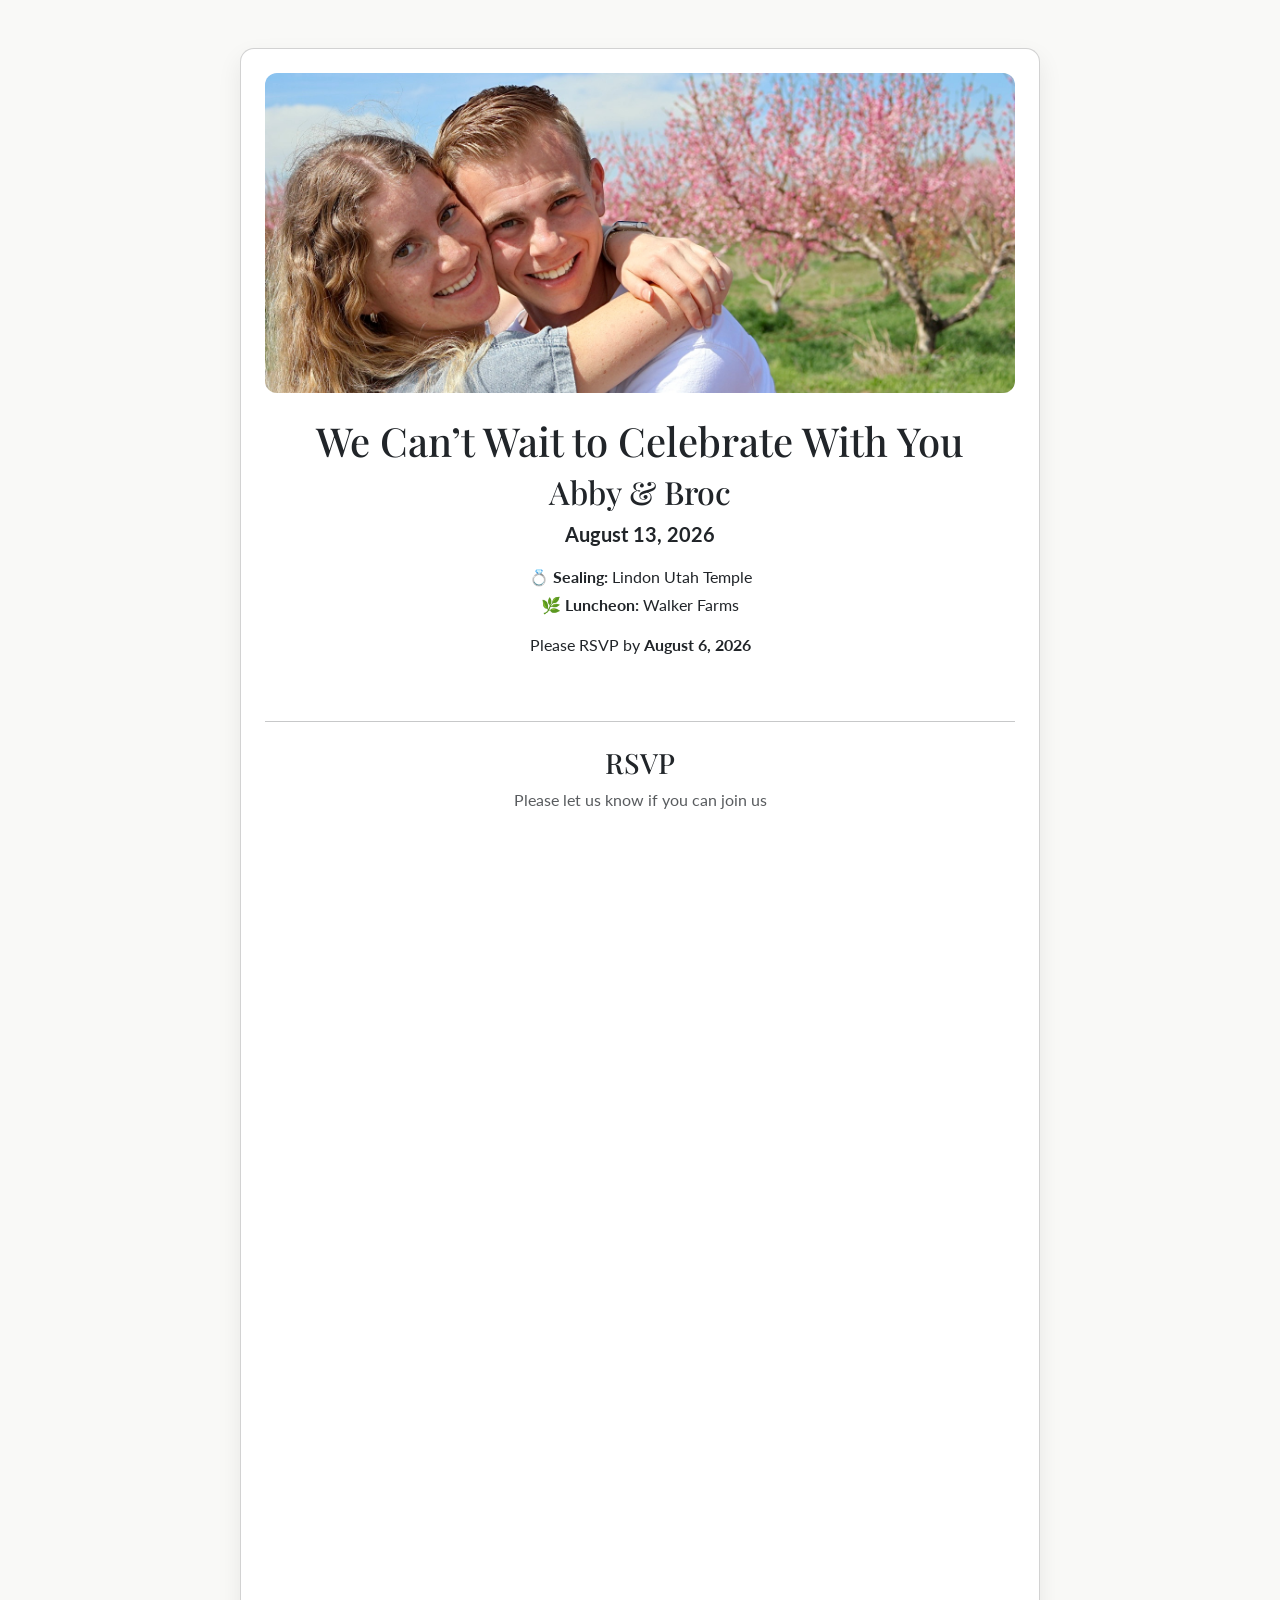
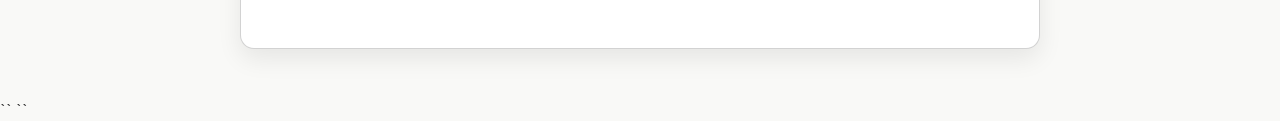
<file: index.html>
<!DOCTYPE html>
<html lang="en">
<head>
  <meta charset="UTF-8" />
  <meta name="viewport" content="width=device-width, initial-scale=1.0" />
  <title>Wedding RSVP | Abby & Broc</title>

  <!-- Bootstrap -->
  <link href="https://cdn.jsdelivr.net/npm/bootstrap@5.3.3/dist/css/bootstrap.min.css" rel="stylesheet">

  <!-- Google Fonts -->
  <link href="https://fonts.googleapis.com/css2?family=Playfair+Display:wght@400;600&family=Lato:wght@300;400&display=swap" rel="stylesheet">

  <style>
    body {
      background-color: #f9f9f7;
      font-family: 'Lato', sans-serif;
      color: #333;
    }

    h1, h2, h3 {
      font-family: 'Playfair Display', serif;
    }

    .card {
      border-radius: 14px;
      box-shadow: 0 10px 24px rgba(0, 0, 0, 0.08);
    }

    .hero-image img {
      width: 100%;
      border-radius: 12px;
      object-fit: cover;
      max-height: 320px;
    }

    iframe {
      width: 100%;
      min-height: 750px; /* makes the form BIG and easy */
      border: none;
    }
  </style>
</head>

<body>

  <div class="container my-5">

    <div class="card mx-auto p-4" style="max-width: 800px;">

      <!-- Hero Image -->
      <div class="hero-image mb-4 text-center">
        <img src="abby-and-broc.JPG" alt="Abby and Broc">
      </div>

      <!-- Wedding Info -->
      <div class="text-center mb-4">
        <h1>We Can’t Wait to Celebrate With You</h1>
        <h2>Abby & Broc</h2>
        <p class="fs-5"><strong>August 13, 2026</strong></p>

        <p class="mb-1">💍 <strong>Sealing:</strong> Lindon Utah Temple</p>
        <p class="mb-3">🌿 <strong>Luncheon:</strong> Walker Farms</p>

        <p>Please RSVP by <strong>August 6, 2026</strong></p>
      </div>

      <!-- Divider -->
      <hr class="my-4">

      <!-- RSVP Section -->
      <div class="text-center mb-3">
        <h3>RSVP</h3>
        <p class="text-muted">Please let us know if you can join us</p>
      </div>

      <!-- Embedded Google Form -->
      <div class="mb-4">
        <iframe src="https://docs.google.com/forms/d/e/1FAIpQLSdzjjYkzFw_OtGI82jhbNHPojiivTkyypFIH_ydGxhKIF4Gbw/viewform?usp=dialog">
          Loading…
        </iframe>
      </div>



    </div>

  </div>

</body>
</html>
``

  <!-- JS -->
  <script>
    const form = document.getElementById("rsvpForm");

    form.addEventListener("submit", function (e) {
      e.preventDefault();

      const sealing = Number(form.sealing_count.value);
      const luncheon = Number(form.luncheon_count.value);

      const payload = {
        guest_name: form.guest_name.value,
        sealing_count: sealing,
        luncheon_count: luncheon,
        notes: form.notes.value
      };

      fetch("https://script.google.com/macros/s/AKfycbyRuXDrqu5NtsyEwcP_Y7uG2rnDnrJ42diF2mpcOeErWrf9UCbKE_HARaUY4Hv2fjy_/exec", {
        method: "POST",
        headers: { "Content-Type": "application/json" },
        body: JSON.stringify(payload)
      })
      .then(() => {
        if (sealing === 0 && luncheon === 0) {
          window.location.href = "thankyou.html?status=decline";
        } else {
          window.location.href = "thankyou.html?status=accept";
        }
      })
      .catch(() => {
        alert("Something went wrong. Please try again.");
      });
    });
  </script>
</body>
</html>
``
</file>
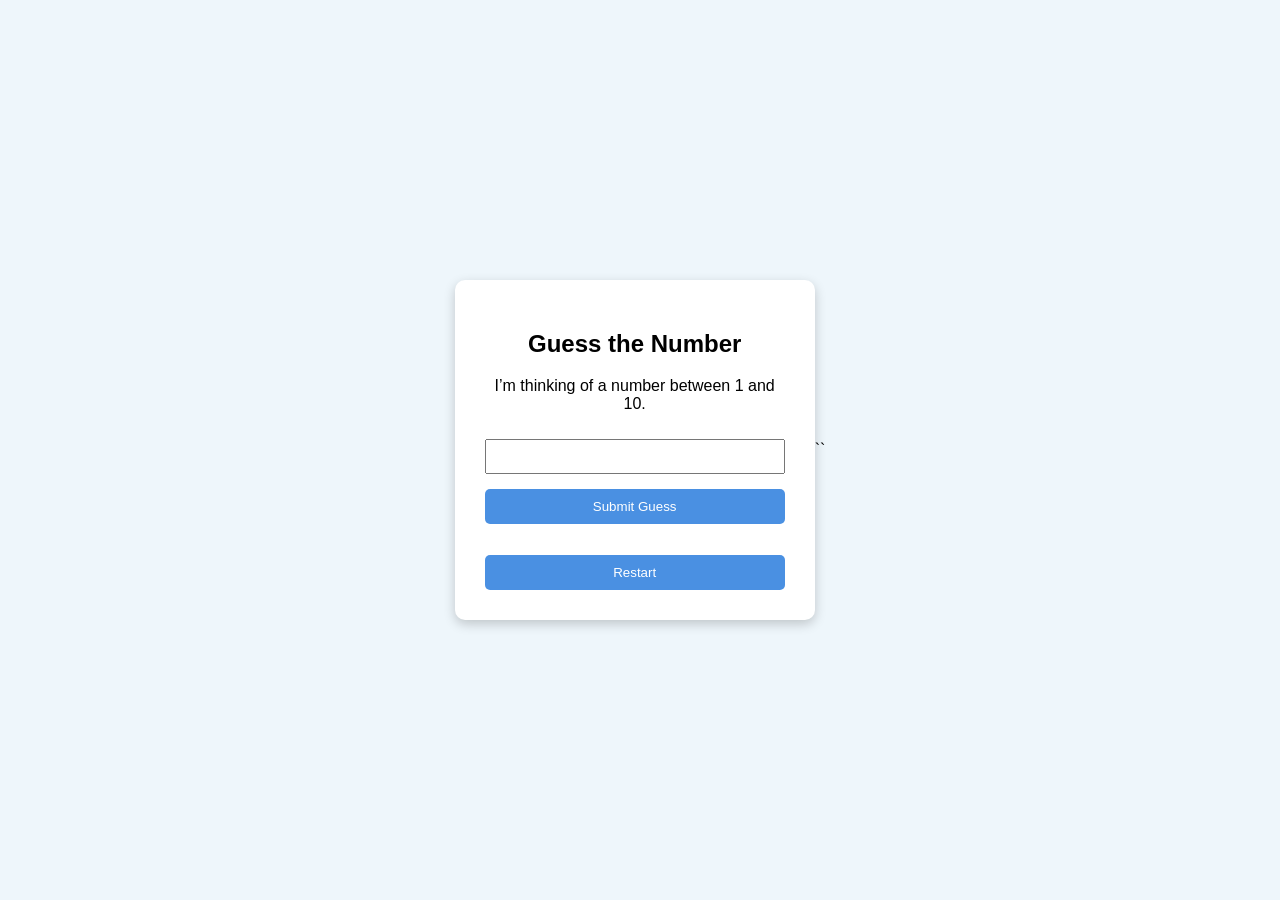
<file: game.html>
<!DOCTYPE html>
<html lang="en">
<head>
  <meta charset="UTF-8">
  <title>Number Guessing Game</title>

  <style>
    body {
      font-family: Arial, sans-serif;
      background-color: #eef6fb;
      display: flex;
      justify-content: center;
      align-items: center;
      height: 100vh;
      margin: 0;
    }

    .game-box {
      background: white;
      padding: 30px;
      width: 300px;
      border-radius: 10px;
      text-align: center;
      box-shadow: 0 4px 12px rgba(0,0,0,0.2);
    }

    input {
      width: 100%;
      padding: 8px;
      margin-top: 10px;
      box-sizing: border-box;
    }

    button {
      margin-top: 15px;
      padding: 10px;
      width: 100%;
      background-color: #4a90e2;
      color: white;
      border: none;
      border-radius: 5px;
      cursor: pointer;
    }

    #message {
      margin-top: 15px;
      font-weight: bold;
    }
  </style>
</head>

<body>

  <div class="game-box">
    <h2>Guess the Number</h2>
    <p>I’m thinking of a number between 1 and 10.</p>

    <input type="number" id="guess" min="1" max="10">
    <button onclick="checkGuess()">Submit Guess</button>

    <p id="message"></p>

    <button onclick="resetGame()">Restart</button>
  </div>

  <script>
    let secretNumber = Math.floor(Math.random() * 10) + 1;

    function checkGuess() {
      const guess = Number(document.getElementById("guess").value);
      const message = document.getElementById("message");

      if (!guess) {
        message.textContent = "Please enter a number.";
        return;
      }

      if (guess === secretNumber) {
        message.textContent = "🎉 Correct! You guessed it!";
      } else if (guess < secretNumber) {
        message.textContent = "Too low. Try again.";
      } else {
        message.textContent = "Too high. Try again.";
      }
    }

    function resetGame() {
      secretNumber = Math.floor(Math.random() * 10) + 1;
      document.getElementById("guess").value = "";
      document.getElementById("message").textContent = "";
    }
  </script>

</body>
</html>
``
</file>
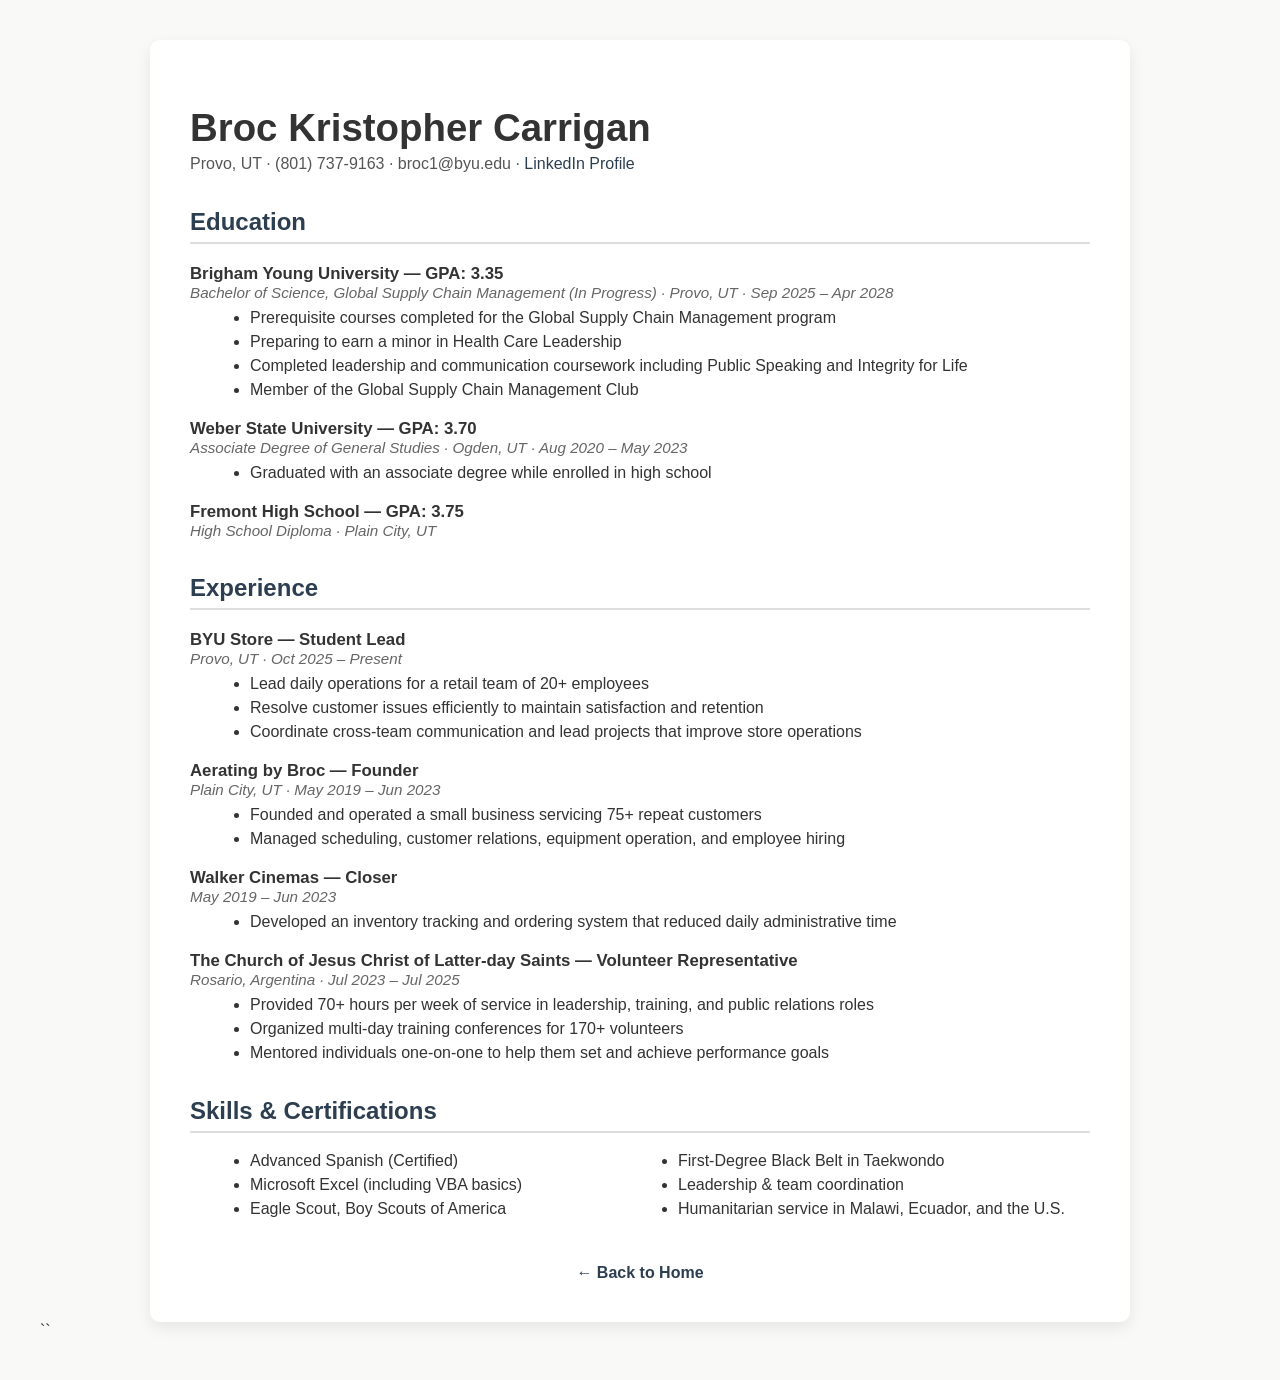
<file: Resumepage.html>
<!DOCTYPE html>
<html lang="en">
<head>
  <meta charset="UTF-8">
  <title>Broc Carrigan – Resume</title>

  <style>
    body {
      font-family: "Helvetica Neue", Arial, sans-serif;
      background-color: #f9f9f7;
      color: #333;
      margin: 0;
      padding: 40px;
    }

    .container {
      max-width: 900px;
      margin: auto;
      background: #ffffff;
      padding: 40px;
      border-radius: 10px;
      box-shadow: 0 6px 15px rgba(0,0,0,0.08);
    }

    h1 {
      margin-bottom: 5px;
      font-size: 2.4rem;
    }

    .contact {
      margin-bottom: 30px;
      color: #555;
    }

    .contact a {
      color: #2c3e50;
      text-decoration: none;
    }

    h2 {
      border-bottom: 2px solid #ddd;
      padding-bottom: 6px;
      margin-top: 35px;
      color: #2c3e50;
    }

    .entry {
      margin-bottom: 20px;
    }

    .entry-title {
      font-weight: bold;
      font-size: 1.05rem;
    }

    .entry-meta {
      font-style: italic;
      color: #666;
      font-size: 0.95rem;
    }

    ul {
      margin-top: 8px;
      margin-left: 20px;
    }

    li {
      margin-bottom: 6px;
    }

    .skills {
      columns: 2;
      margin-top: 10px;
    }

    footer {
      margin-top: 40px;
      text-align: center;
    }

    footer a {
      text-decoration: none;
      color: #2c3e50;
      font-weight: bold;
    }
  </style>
</head>

<body>
  <div class="container">

    <h1>Broc Kristopher Carrigan</h1>
    <div class="contact">
      Provo, UT · (801) 737‑9163 · broc1@byu.edu ·
      <a href="https://www.linkedin.com/in/broc-carrigan-415593278" target="_blank">
        LinkedIn Profile
      </a>
    </div>

    <h2>Education</h2>

    <div class="entry">
      <div class="entry-title">Brigham Young University — GPA: 3.35</div>
      <div class="entry-meta">Bachelor of Science, Global Supply Chain Management (In Progress) · Provo, UT · Sep 2025 – Apr 2028</div>
      <ul>
        <li>Prerequisite courses completed for the Global Supply Chain Management program</li>
        <li>Preparing to earn a minor in Health Care Leadership</li>
        <li>Completed leadership and communication coursework including Public Speaking and Integrity for Life</li>
        <li>Member of the Global Supply Chain Management Club</li>
      </ul>
    </div>

    <div class="entry">
      <div class="entry-title">Weber State University — GPA: 3.70</div>
      <div class="entry-meta">Associate Degree of General Studies · Ogden, UT · Aug 2020 – May 2023</div>
      <ul>
        <li>Graduated with an associate degree while enrolled in high school</li>
      </ul>
    </div>

    <div class="entry">
      <div class="entry-title">Fremont High School — GPA: 3.75</div>
      <div class="entry-meta">High School Diploma · Plain City, UT</div>
    </div>

    <h2>Experience</h2>

    <div class="entry">
      <div class="entry-title">BYU Store — Student Lead</div>
      <div class="entry-meta">Provo, UT · Oct 2025 – Present</div>
      <ul>
        <li>Lead daily operations for a retail team of 20+ employees</li>
        <li>Resolve customer issues efficiently to maintain satisfaction and retention</li>
        <li>Coordinate cross‑team communication and lead projects that improve store operations</li>
      </ul>
    </div>

    <div class="entry">
      <div class="entry-title">Aerating by Broc — Founder</div>
      <div class="entry-meta">Plain City, UT · May 2019 – Jun 2023</div>
      <ul>
        <li>Founded and operated a small business servicing 75+ repeat customers</li>
        <li>Managed scheduling, customer relations, equipment operation, and employee hiring</li>
      </ul>
    </div>

    <div class="entry">
      <div class="entry-title">Walker Cinemas — Closer</div>
      <div class="entry-meta">May 2019 – Jun 2023</div>
      <ul>
        <li>Developed an inventory tracking and ordering system that reduced daily administrative time</li>
      </ul>
    </div>

    <div class="entry">
      <div class="entry-title">The Church of Jesus Christ of Latter‑day Saints — Volunteer Representative</div>
      <div class="entry-meta">Rosario, Argentina · Jul 2023 – Jul 2025</div>
      <ul>
        <li>Provided 70+ hours per week of service in leadership, training, and public relations roles</li>
        <li>Organized multi‑day training conferences for 170+ volunteers</li>
        <li>Mentored individuals one‑on‑one to help them set and achieve performance goals</li>
      </ul>
    </div>

    <h2>Skills & Certifications</h2>
    <ul class="skills">
      <li>Advanced Spanish (Certified)</li>
      <li>Microsoft Excel (including VBA basics)</li>
      <li>Eagle Scout, Boy Scouts of America</li>
      <li>First‑Degree Black Belt in Taekwondo</li>
      <li>Leadership & team coordination</li>
      <li>Humanitarian service in Malawi, Ecuador, and the U.S.</li>
    </ul>

    <footer>
      <a href="index.html">← Back to Home</a>
    </footer>

  </div>
</body>
</html>
``
</file>
